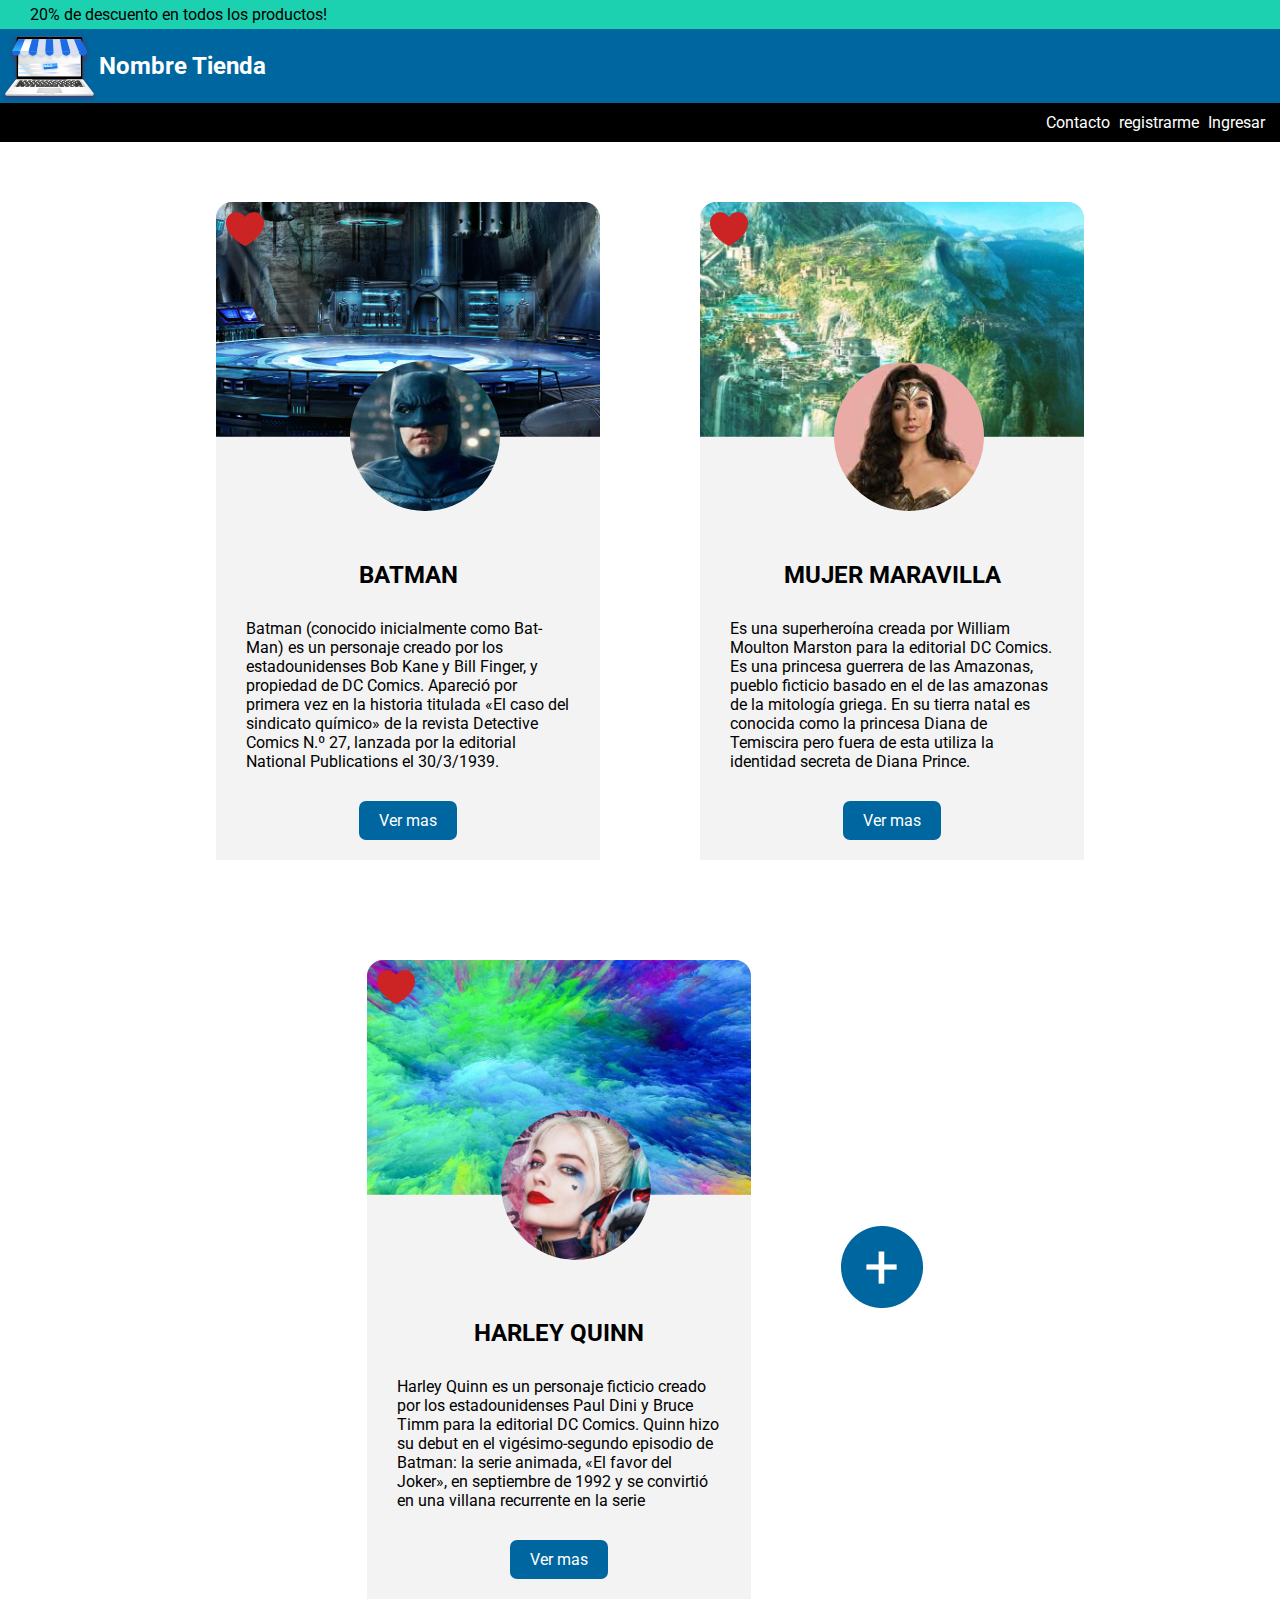
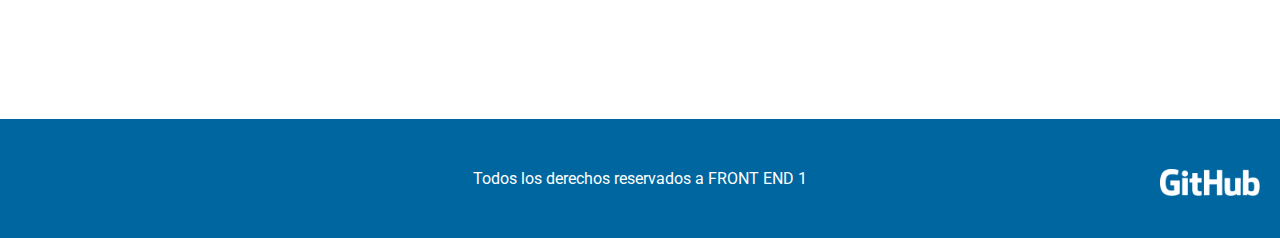
<file: Actividad10-12-06-2023HeroesFormulario/index.html>
<!DOCTYPE html>
<html lang="en">
<head>
    <meta charset="UTF-8">
    <meta http-equiv="X-UA-Compatible" content="IE=edge">
    <meta name="viewport" content="width=device-width, initial-scale=1.0">
    <title>heroes</title>
    <link rel="stylesheet" href="./styles/styles.css">
    <link href="https://fonts.googleapis.com/css2?family=Roboto:ital,wght@0,300;0,400;0,500;0,700;0,900;1,100&display=swap" rel="stylesheet">
</head>
<body>
    <header>
        <p>20% de descuento en todos los productos!</p>
        <div class="logoTienda">
            <img  src="./img/logoTienda.svg" alt="logoTienda">
            <h2>Nombre Tienda</h2>
        </div>
        <div class="navegador">
            <nav>
                <ul>
                    <li><a href="#">Contacto</a></li>
                    <li><a href="#">registrarme</a></li>
                    <li><a href="#">Ingresar</a></li>
                </ul>
            </nav>
        </div>
    </header>
    <main>
        <section>
            <article class="card">
                <img class="bgHero" src="./img/batmanBg.png" alt="fondo">
                <img class="personaje" src="./img/batman.png" alt="harley">
                <img class="like" src="./img/like.png" alt="like">                
                <h2>Batman</h2>
                <p>Batman (conocido inicialmente como Bat-Man) es un personaje creado por los estadounidenses Bob Kane y Bill Finger, y propiedad de DC Comics. Apareció por primera vez en la historia titulada «El caso del sindicato químico» de la revista Detective Comics N.º 27, lanzada por la editorial National Publications el 30/3/1939.
                </p>
                <button>Ver mas</button>
            </article>
            <article class="card">
                <img class="bgHero" src="./img/mujerMaravillaBg.png" alt="fondo">
                <img class="personaje" src="./img/mujerMaravilla.png" alt="harley">
                <img class="like" src="./img/like.png" alt="like">                
                <h2>MUJER MARAVILLA</h2>
                <p>Es una superheroína creada por William Moulton Marston para la editorial DC Comics. Es una princesa guerrera de las Amazonas, pueblo ficticio basado en el de las amazonas de la mitología griega. En su tierra natal es conocida como la princesa Diana de Temiscira pero fuera de esta utiliza la identidad secreta de Diana Prince. 
                </p>
                <button>Ver mas</button>
            </article>
            <article class="card">
                <img class="bgHero" src="./img/harleyBg.png" alt="fondo">
                <img class="personaje" src="./img/harley.png" alt="harley">
                <img class="like" src="./img/like.png" alt="like">                
                <h2>Harley Quinn</h2>
                <p>Harley Quinn es un personaje ficticio creado por los estadounidenses Paul Dini y Bruce Timm para la editorial DC Comics. Quinn hizo su debut en el vigésimo-segundo episodio de Batman: la serie animada, «El favor del Joker», en septiembre de 1992 y se convirtió en una villana recurrente en la serie
                </p>
                <button>Ver mas</button>
            </article>
            <a  href="./view/formulario.html"><img src="./img/button.png" alt="button" /></a>
        </section>
    </main>
    <footer>
        <div>
            <p>Todos los derechos reservados a FRONT END 1</p>
            <img src="./img/githubImage.png" alt="github" >
        </div>
    </footer>
</body>
</html>
</file>
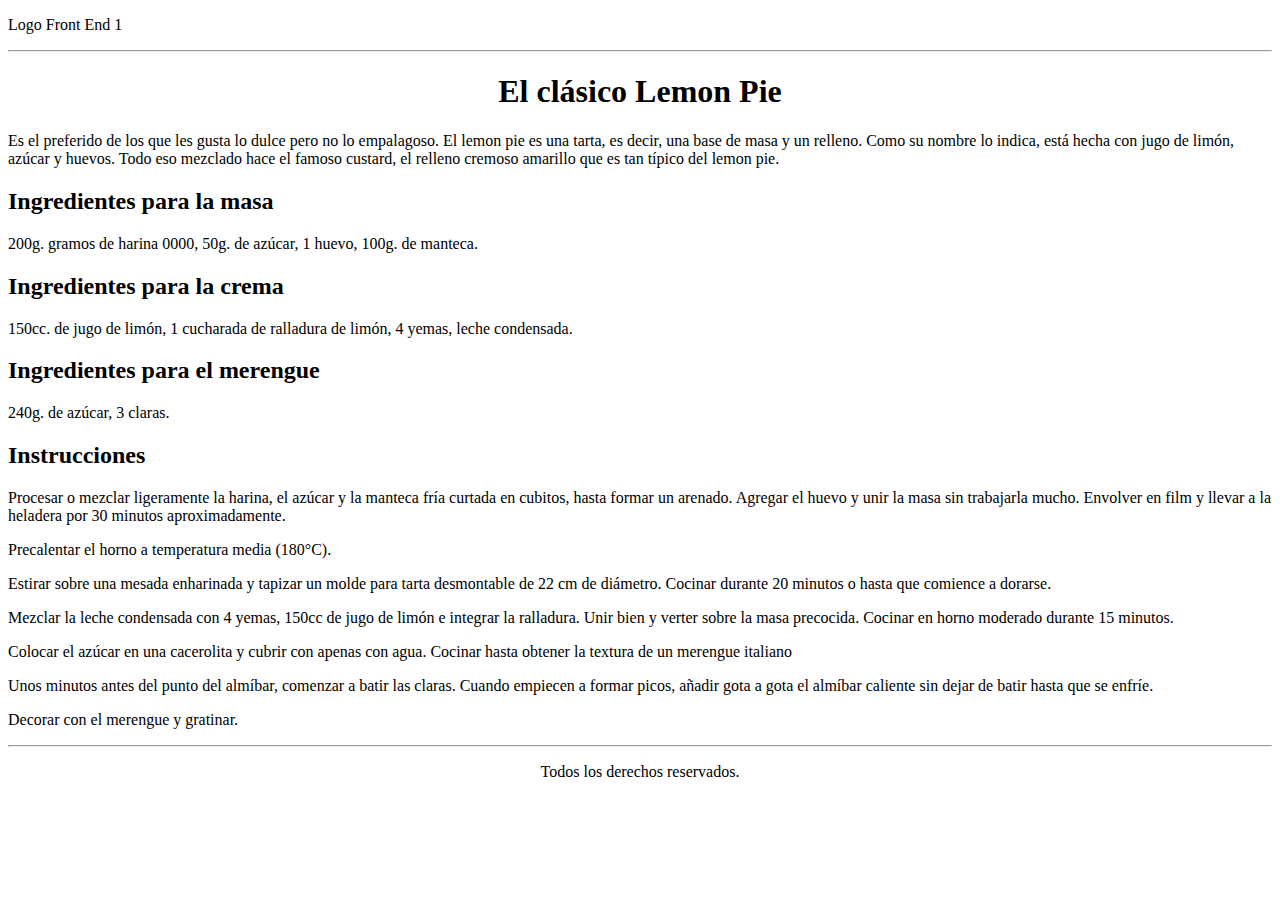
<file: Actividad2-15-05-2023/index.html>
<!DOCTYPE html>
<html lang="es">
    <head>
        <meta charset="UTF-8">
        <title>front End 1</title>
    </head>
    <body>
        <header>
            <p>Logo Front End 1</p>
            <hr>
        </header>
        <main>
            <h1 style="text-align: center;">El clásico Lemon Pie</h1>
            <p>Es el preferido de los que les gusta lo dulce pero no lo empalagoso. El lemon pie es una tarta, es decir, una base de masa y un relleno. Como su nombre lo indica, está hecha con jugo de limón, azúcar y huevos. Todo eso mezclado hace el famoso custard, el relleno cremoso amarillo que es tan típico del lemon pie.</p>
            <h2>Ingredientes para la masa</h2>
            <p>200g. gramos de harina 0000, 50g. de azúcar, 1 huevo, 100g. de manteca.</p>
            <h2>Ingredientes para la crema</h2>
            <p>150cc. de jugo de limón, 1 cucharada de ralladura de limón, 4 yemas, leche condensada.</p>
            <h2>Ingredientes para el merengue</h2>
            <p>240g. de azúcar, 3 claras.</p>
            <h2>Instrucciones</h2>
            <p>Procesar o mezclar ligeramente la harina, el azúcar y la manteca fría curtada en cubitos, hasta formar un arenado. Agregar el huevo y unir la masa sin trabajarla mucho. Envolver en film y llevar a la heladera por 30 minutos aproximadamente.</p>
            <p>Precalentar el horno a temperatura media (180°C).</p>
            <p>Estirar sobre una mesada enharinada y tapizar un molde para tarta desmontable de 22 cm de diámetro. Cocinar durante 20 minutos o hasta que comience a dorarse.</p>
            <p>Mezclar la leche condensada con 4 yemas, 150cc de jugo de limón e integrar la ralladura. Unir bien y verter sobre la masa precocida. Cocinar en horno moderado durante 15 minutos.</p>
            <p>Colocar el azúcar en una cacerolita y cubrir con apenas con agua. Cocinar hasta obtener la textura de un merengue italiano</p>
            <p>Unos minutos antes del punto del almíbar, comenzar a batir las claras. Cuando empiecen a formar picos, añadir gota a gota el almíbar caliente sin dejar de batir hasta que se enfríe.</p>
            <p>Decorar con el merengue y gratinar.</p>
        </main>
        <footer>
            <hr>
            <p style="text-align: center;">Todos los derechos reservados.</p>
        </footer>
    </body>

</html>
</file>
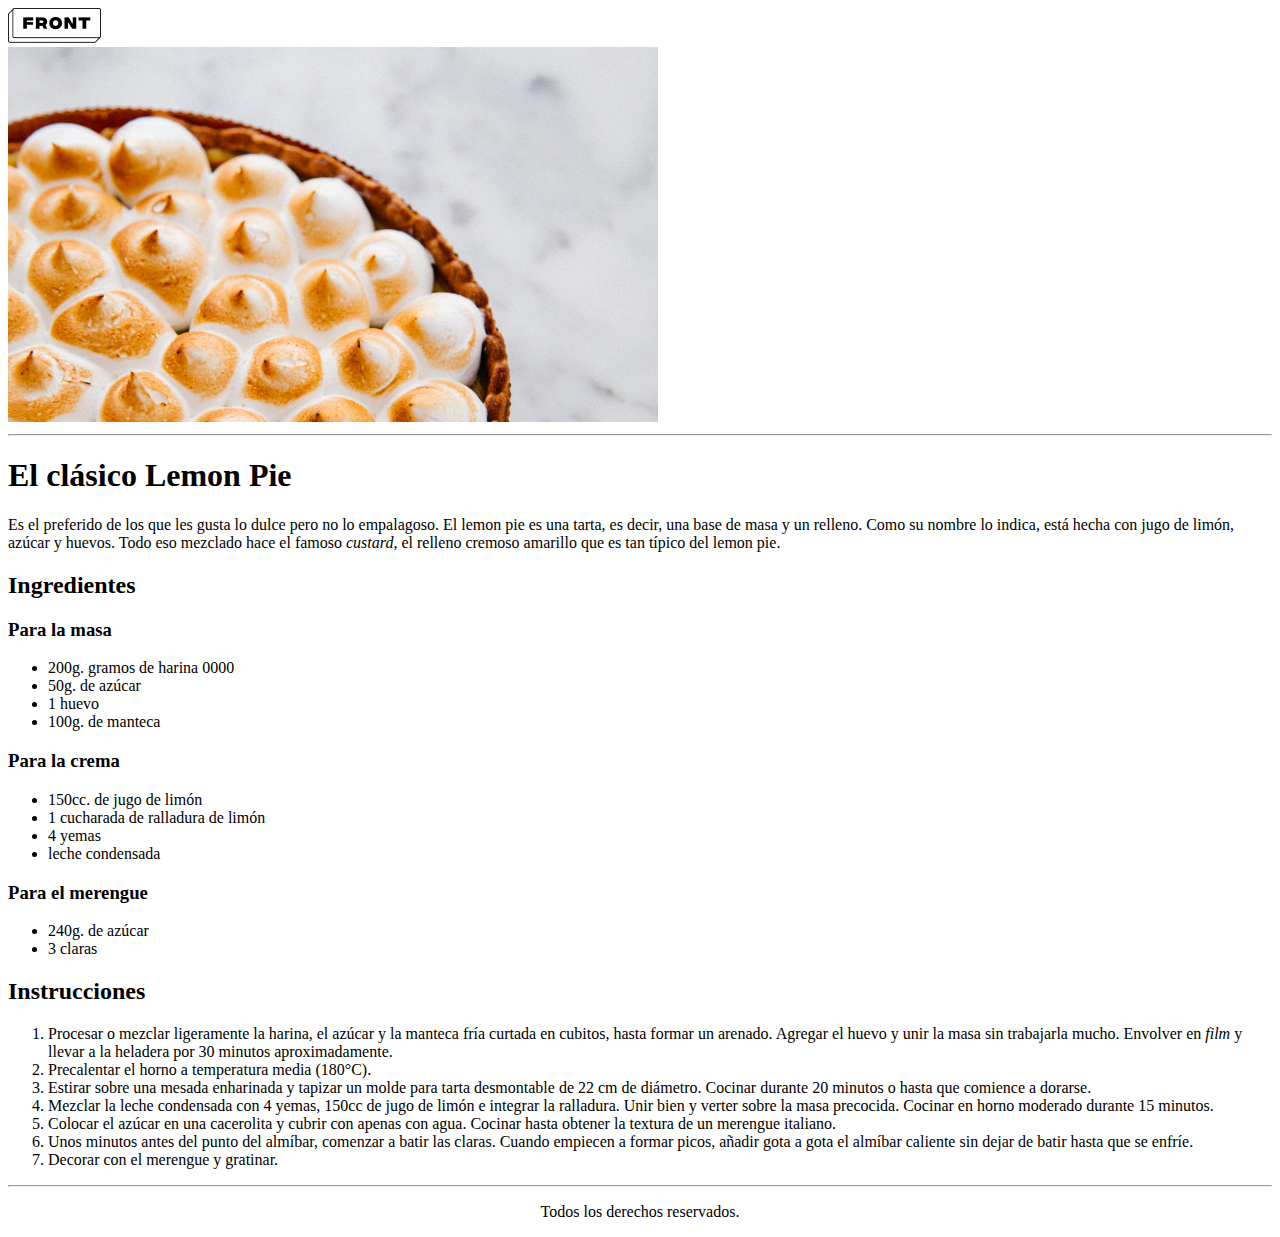
<file: Actividad2-17-05-2023/index.html>
<!DOCTYPE html>
<html lang="es">
    <head>
        <meta charset="UTF-8">
        <title>front End 1</title>
    </head>
    <body>
        <header>
            <img src="imagenes/font.png" alt="font">
            <br> 
            <img src="imagenes/torta.jpg" alt="torta"> 
            <hr>
        </header>
        <main>
            <h1>El clásico Lemon Pie</h1>
            <p>Es el preferido de los que les gusta lo dulce pero no lo empalagoso. El lemon pie es una tarta, es decir, una base de masa y un relleno. Como su nombre lo indica, está hecha con jugo de limón, azúcar y huevos. Todo eso mezclado hace el famoso <em>custard</em>, el relleno cremoso amarillo que es tan típico del lemon pie.</p>

            <h2>Ingredientes</h2>

            <h3>Para la masa</h3>
                <ul>
                    <li>200g. gramos de harina 0000</li>
                    <li>50g. de azúcar</li>
                    <li>1 huevo</li>
                    <li>100g. de manteca</li>
                </ul>
            <h3>Para la crema</h3>
                <ul>
                    <li>150cc. de jugo de limón</li>
                    <li>1 cucharada de ralladura de limón</li>
                    <li>4 yemas</li>
                    <li>leche condensada</li>
                </ul>
            <h3>Para el merengue</h3>
                <ul>
                    <li>240g. de azúcar</li>
                    <li>3 claras</li>
                </ul>

            <h2>Instrucciones</h2>
                <ol>
                    <li>Procesar o mezclar ligeramente la harina, el azúcar y la manteca fría curtada en cubitos, hasta formar un arenado. Agregar el huevo y unir la masa sin trabajarla mucho. Envolver en <em>film </em>y llevar a la heladera por 30 minutos aproximadamente.</li>
                    <li>Precalentar el horno a temperatura media (180°C).</li>
                    <li>Estirar sobre una mesada enharinada y tapizar un molde para tarta desmontable de 22 cm de diámetro. Cocinar durante 20 minutos o hasta que comience a dorarse.</li>
                    <li>Mezclar la leche condensada con 4 yemas, 150cc de jugo de limón e integrar la ralladura. Unir bien y verter sobre la masa precocida. Cocinar en horno moderado durante 15 minutos.</li>
                    <li>Colocar el azúcar en una cacerolita y cubrir con apenas con agua. Cocinar hasta obtener la textura de un merengue italiano.</li>
                    <li>Unos minutos antes del punto del almíbar, comenzar a batir las claras. Cuando empiecen a formar picos, añadir gota a gota el almíbar caliente sin dejar de batir hasta que se enfríe.</li>
                    <li>Decorar con el merengue y gratinar.</li>
                </ol>
        </main>
        <footer>
            <hr>
            <p style="text-align: center;">Todos los derechos reservados.</p>
        </footer>
    </body>

</html>
</file>
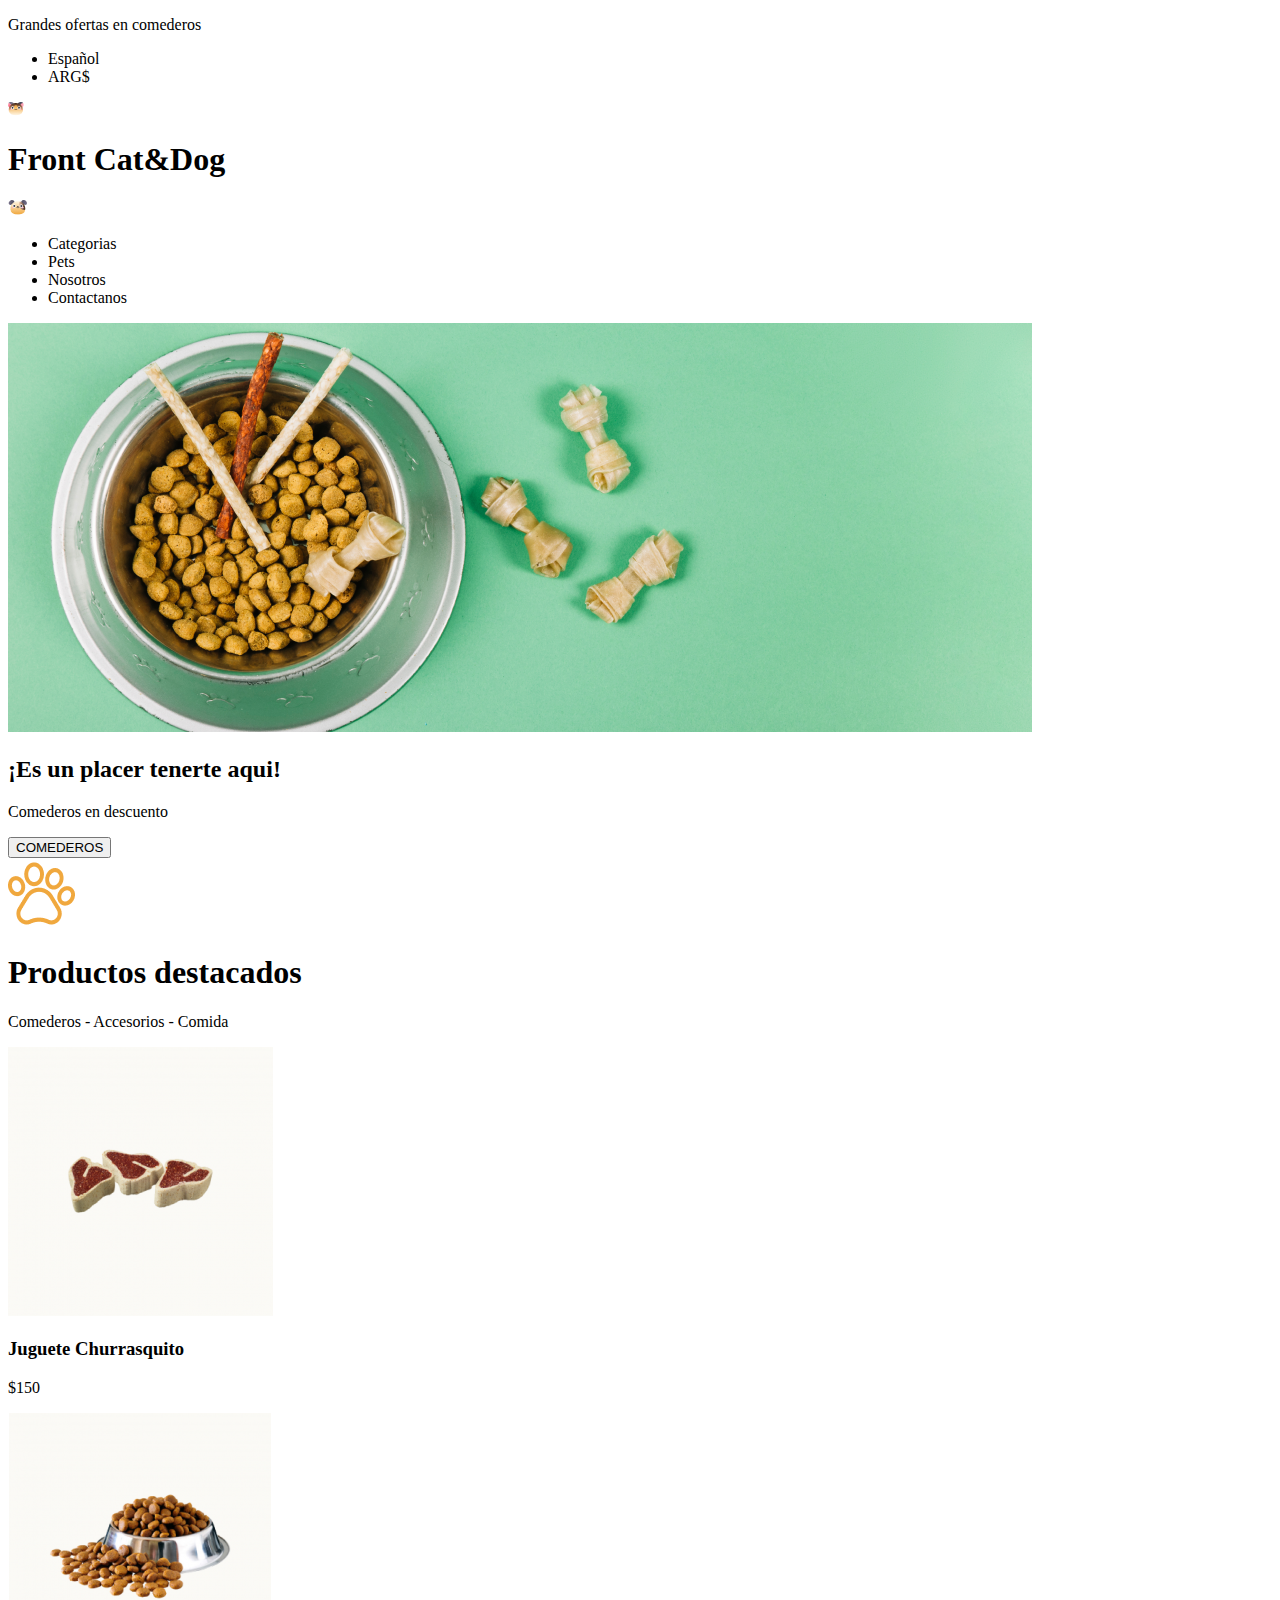
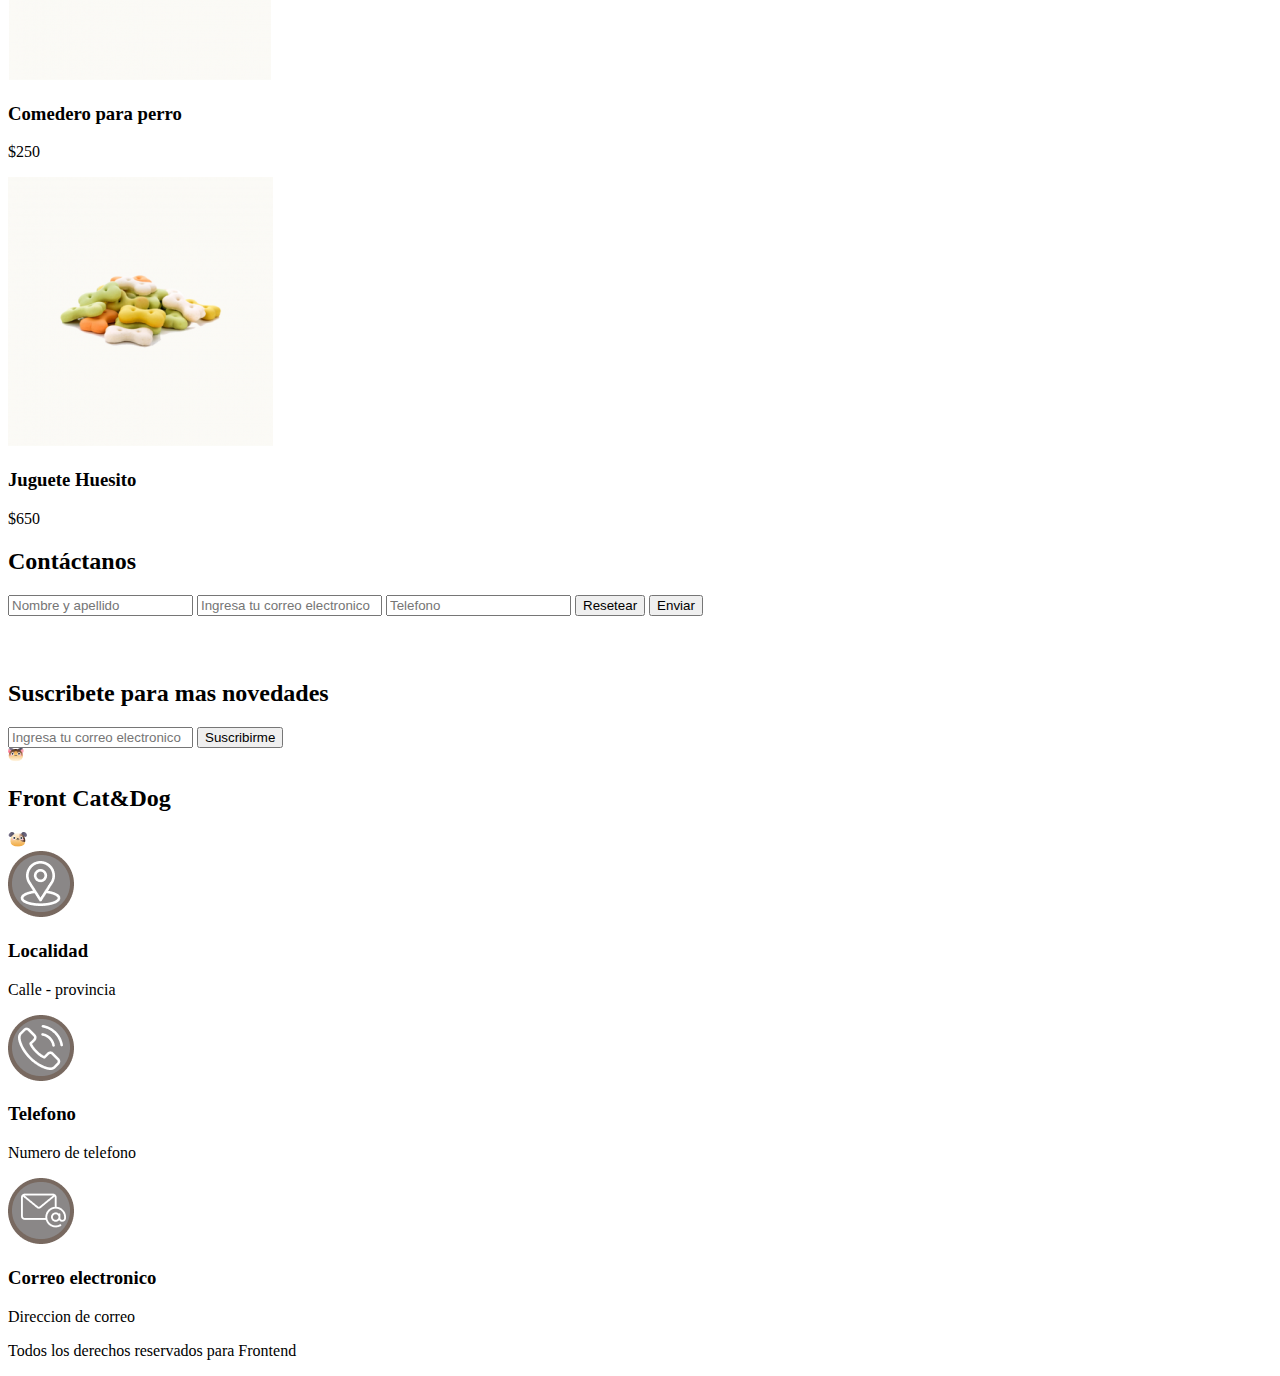
<file: Actividad3-19-05-2023/index.html>
<!DOCTYPE html>
<html lang="es">
    <head>
        <meta charset="UTF-8" >
        <title>Front Cat&Dog</title>
    </head>
    <body>
        <header>
            <nav>
                <p>Grandes ofertas en comederos</p>
                <ul>
                    <li>Español</li>
                    <li>ARG$</li>
                </ul>
            </nav>
            <nav>
                <img src="imagenes/gato.png" alt="gato">
                <h1>Front Cat&Dog</h1>
                <img src="imagenes/perro.png" alt="perro">
                <ul>
                    <li>Categorias</li>
                    <li>Pets</li>
                    <li>Nosotros</li>
                    <li>Contactanos</li>
                </ul>
            </nav>
        </header>
        <main>
            <section>
                <img src="imagenes/comidagrande.png" alt="comidagrande">
                <h2>¡Es un placer tenerte aqui!</h2>
                <p>Comederos en descuento</p>
                <button>COMEDEROS</button>
            </section>

            <section>
                <img src="imagenes/huella.png" alt="huella1">
                <h1>Productos destacados</h1>
                <p>Comederos - Accesorios - Comida</p>
                <article>
                    <img src="imagenes/carne.png" alt="carne">
                    <h3>Juguete Churrasquito</h3>
                    <p>$150</p>
                </article>
                <article>
                    <img src="imagenes/comidaperro.png" alt="comidaperro">
                    <h3>Comedero para perro</h3>
                    <p>$250</p>
                </article>
                <article>
                    <img src="imagenes/huesos.png" alt="huesos">
                    <h3>Juguete Huesito</h3>
                    <p>$650</p>
                </article>
            </section>
            <section>
                <h2>Contáctanos</h2>
                <input type = "text" placeholder="Nombre y apellido">
                <input type = "text" placeholder="Ingresa tu correo electronico">
                <input type = "text" placeholder="Telefono">
                <button>Resetear</button>
                <button>Enviar</button>
            </section>
            <section>
                <img src="imagenes/correo.png" alt="correorapido">
                <h2>Suscribete para mas novedades</h2>
                <input type = "text" placeholder="Ingresa tu correo electronico">
                <button>Suscribirme</button>
            </section>
        </main>
        <footer>
                <img src="imagenes/gato.png" alt="gato">
                <h2>Front Cat&Dog</h2>
                <img src="imagenes/perro.png" alt="perro">
            <section>
                <img src="imagenes/ubicacion.png" alt="ubicacion">
                <h3>Localidad</h3>
                <p>Calle - provincia</p>
            </section>
            <section>
                <img src="imagenes/telefono.png" alt="telefono">
                <h3>Telefono</h3>
                <p>Numero de telefono</p>
            </section>
            <section>
                <img src="imagenes/correo2.png" alt="correo2">
                <h3>Correo electronico</h3>
                <p>Direccion de correo</p>
            </section>
            <p>Todos los derechos reservados para Frontend</p>
        </footer>
        
    </body>

</html>
</file>
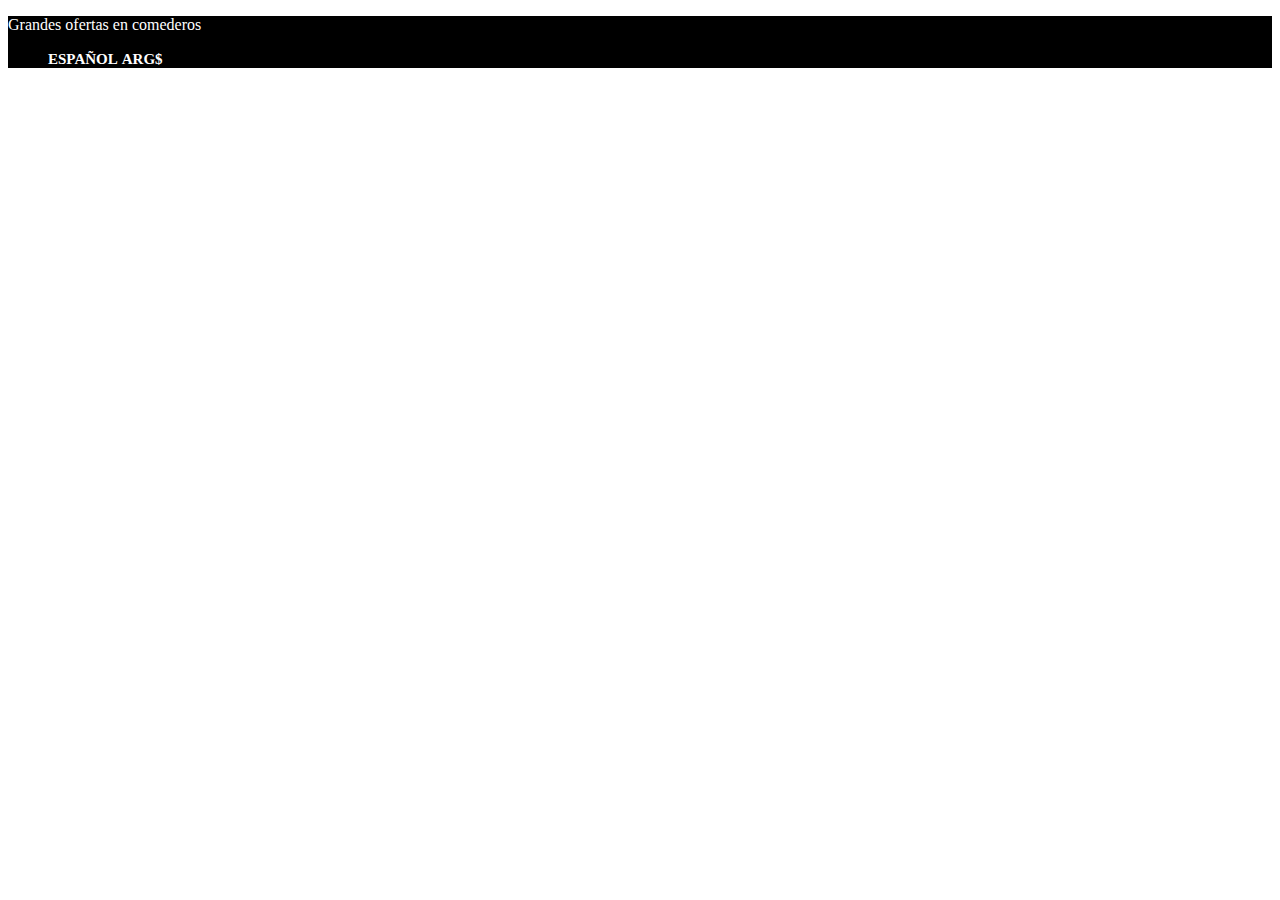
<file: Actividad3-26-05-2023-PetDog/index.html>
<!DOCTYPE html>
<html lang="es">
    <head>
        <meta charset="UTF-8" >
        <title>Front Cat&Dog</title>
        <link rel="stylesheet" href="css/styles.css">
    </head>
    <body>
        <header>
            <section class="headerinicial">
                <nav>
                    <p>Grandes ofertas en comederos</p>
                    <ul>
                        <li><a href="#">Español</a></li>
                        <li><a href="#">ARG$</a></li>
                    </ul>
                </nav>
            </section>
            
        </header>
        <main>
            
        </main>
        <footer>
               
        </footer>
        
    </body>

</html>
</file>
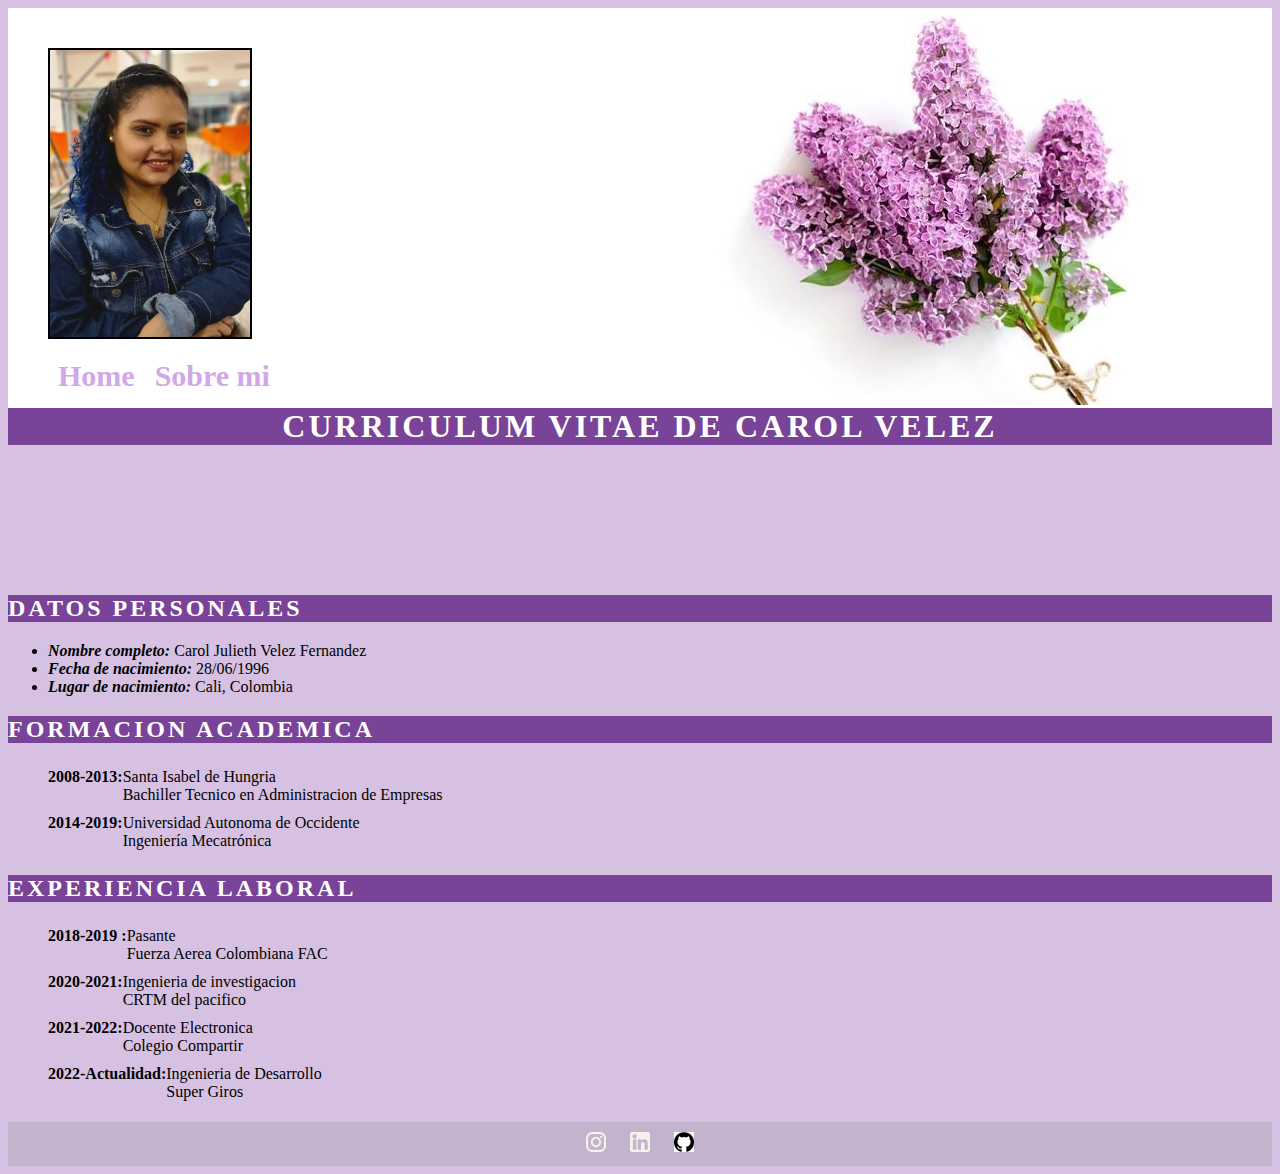
<file: Actividad4-24-05-2023-CurriculumCarol/index.html>
<!DOCTYPE html>
<html lang="es">
<head>
    <meta charset="UTF-8">
    <title>Practica</title>
    <link rel="stylesheet" href="estilos/styles.css">
</head>
<body>
    <header>
        <img id="imagenPerfil" src="imagenes/carol.jpeg" alt="miFoto">
        <ul>
            <li><a href="index.html">Home</a></li>
            <li><a href="sobremi.html">Sobre mi</a></li>
        </ul>
    </header>
    <main>
        <h1>Curriculum Vitae de Carol Velez</h1>
        <section id="vacio">
        </section>
        <h2>Datos personales</h2>
        <ul class="datos">
            <li><span><em>Nombre completo: </em></span>Carol Julieth Velez Fernandez</li>
            <li><span><em>Fecha de nacimiento: </em></span>28/06/1996</li>
            <li><span><em>Lugar de nacimiento: </em></span>Cali, Colombia</li>
        </ul>
        <h2>Formacion academica</h2>
        <ul class="sinViñeta">
            <li>
                <p><span>2008-2013: </span></p>                       
                <p>
                    Santa Isabel de Hungria <br />
                    Bachiller Tecnico en  Administracion de Empresas
                </p>
            </li>
            <li>
                <p><span>2014-2019: </span></p>                       
                <p>
                    Universidad Autonoma de Occidente <br />
                    Ingeniería Mecatrónica
                </p>
            </li>
        </ul>
        <h2>Experiencia laboral</h2>
        <ul class="sinViñeta">
            <li>
                <p><span>2018-2019 : </span></p>                       
                <p>
                    Pasante <br />
                    Fuerza Aerea Colombiana FAC
                </p>
            </li>
            <li>
                <p><span>2020-2021: </span></p>                       
                <p>
                    Ingenieria de investigacion <br />
                    CRTM del pacifico
                </p>
            </li>
            <li>
                <p><span>2021-2022: </span></p>                       
                <p>
                    Docente Electronica <br />
                    Colegio Compartir
                </p>
            </li>
            <li>
                <p><span>2022-Actualidad: </span></p>                       
                <p>
                    Ingenieria de Desarrollo <br />
                    Super Giros
                </p>
            </li>
        </ul>
    </main>
    <footer>
        <span>
            <img src="imagenes/ico_instagram.png" alt="ico_instagram">
            <img src="imagenes/ico_linkedin.png" alt="ico_linkedin">
            <a href="https://github.com/CarolJVelez?tab=repositories"><img src="imagenes/github.png" alt="github"></a>
        </span>
    </footer>
</body>
</html>
</file>
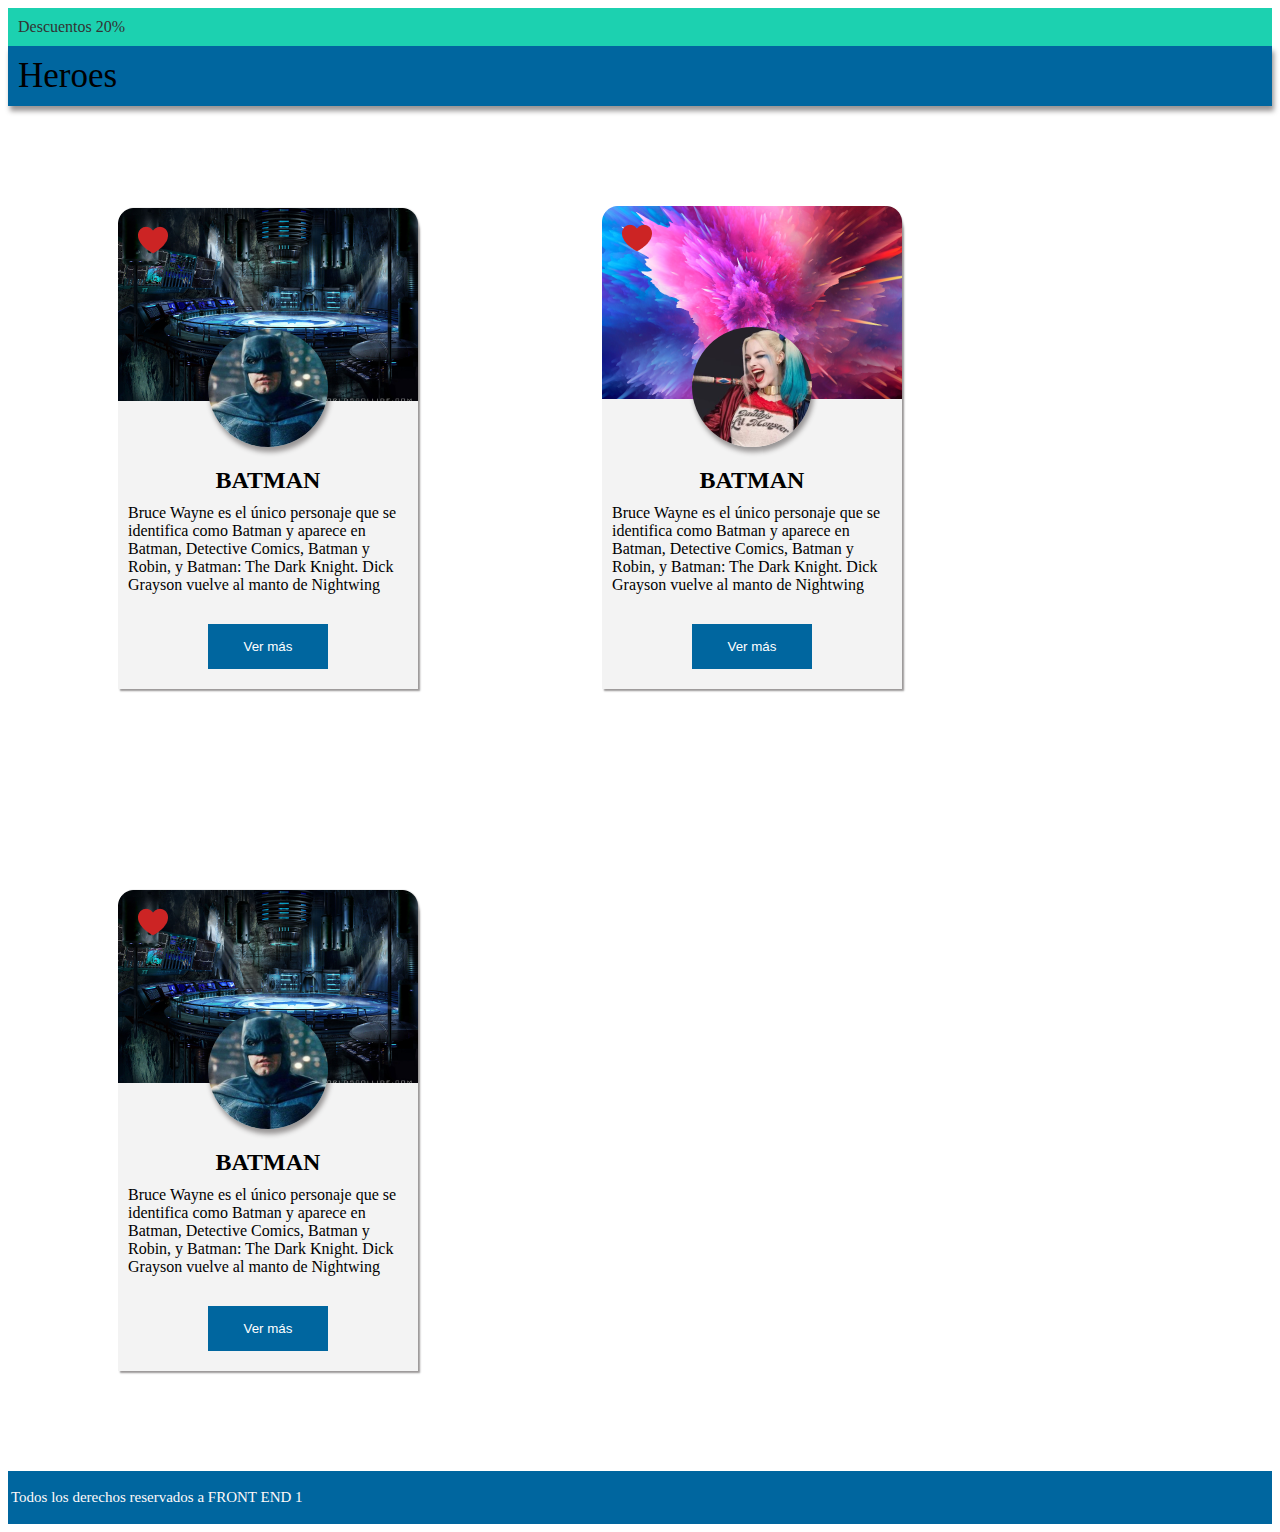
<file: Actividad5-29-05-2023-Heroes/index.html>
<!DOCTYPE html>
<html lang="es">
<head>
    <meta charset="UTF-8">
    <title>Heroes</title>
    <link rel="stylesheet" href="css/styles.css">
</head>
<body>
    <header>
        <p>Descuentos 20%</p>
        <p id="heroes">Heroes</p>
    </header>
    <main>
        <section class="heroe">
            <img src="img/batmanfondo.png" alt="fondoBatman">
            <img id="corazon" src="img/corazon.png" alt="corazon">
            <img id="perfil" src="img/batman.png" alt="batmanPerfil">
            
            <article>
                <h2>Batman</h2>
                <p class="descripcionHeroe">Bruce Wayne es el único personaje que se identifica como Batman y aparece en Batman, Detective Comics, Batman y Robin, y Batman: The Dark Knight. Dick Grayson vuelve al manto de Nightwing</p>
                <button>Ver más</button>
                
            </article>
        </section>
        <section class="heroe">
            <img src="img/harleyfondo.png" alt="fondoharley">
            <img id="corazon" src="img/corazon.png" alt="corazon">

            <img id="perfil"  src="img/harley.png" alt="harleyPerfil">
            <article>
                <h2>BATMAN</h2>
                <p class="descripcionHeroe">Bruce Wayne es el único personaje que se identifica como Batman y aparece en Batman, Detective Comics, Batman y Robin, y Batman: The Dark Knight. Dick Grayson vuelve al manto de Nightwing
                </p>
                <button>Ver más</button>
            </article>
        </section>
        <section class="heroe">
            <img src="img/batmanfondo.png" alt="fondoBatman">
            <img id="corazon" src="img/corazon.png" alt="corazon">
            <img id="perfil" src="img/batman.png" alt="batmanPerfil">
            <article>
                <h2>BATMAN</h2>
                <p class="descripcionHeroe">Bruce Wayne es el único personaje que se identifica como Batman y aparece en Batman, Detective Comics, Batman y Robin, y Batman: The Dark Knight. Dick Grayson vuelve al manto de Nightwing
                </p>
                <button>Ver más</button>
            </article>
        </section>
    </main>
    <footer>
        <p>Todos los derechos reservados a FRONT END 1</p>
    </footer>
</body>
</html>
</file>
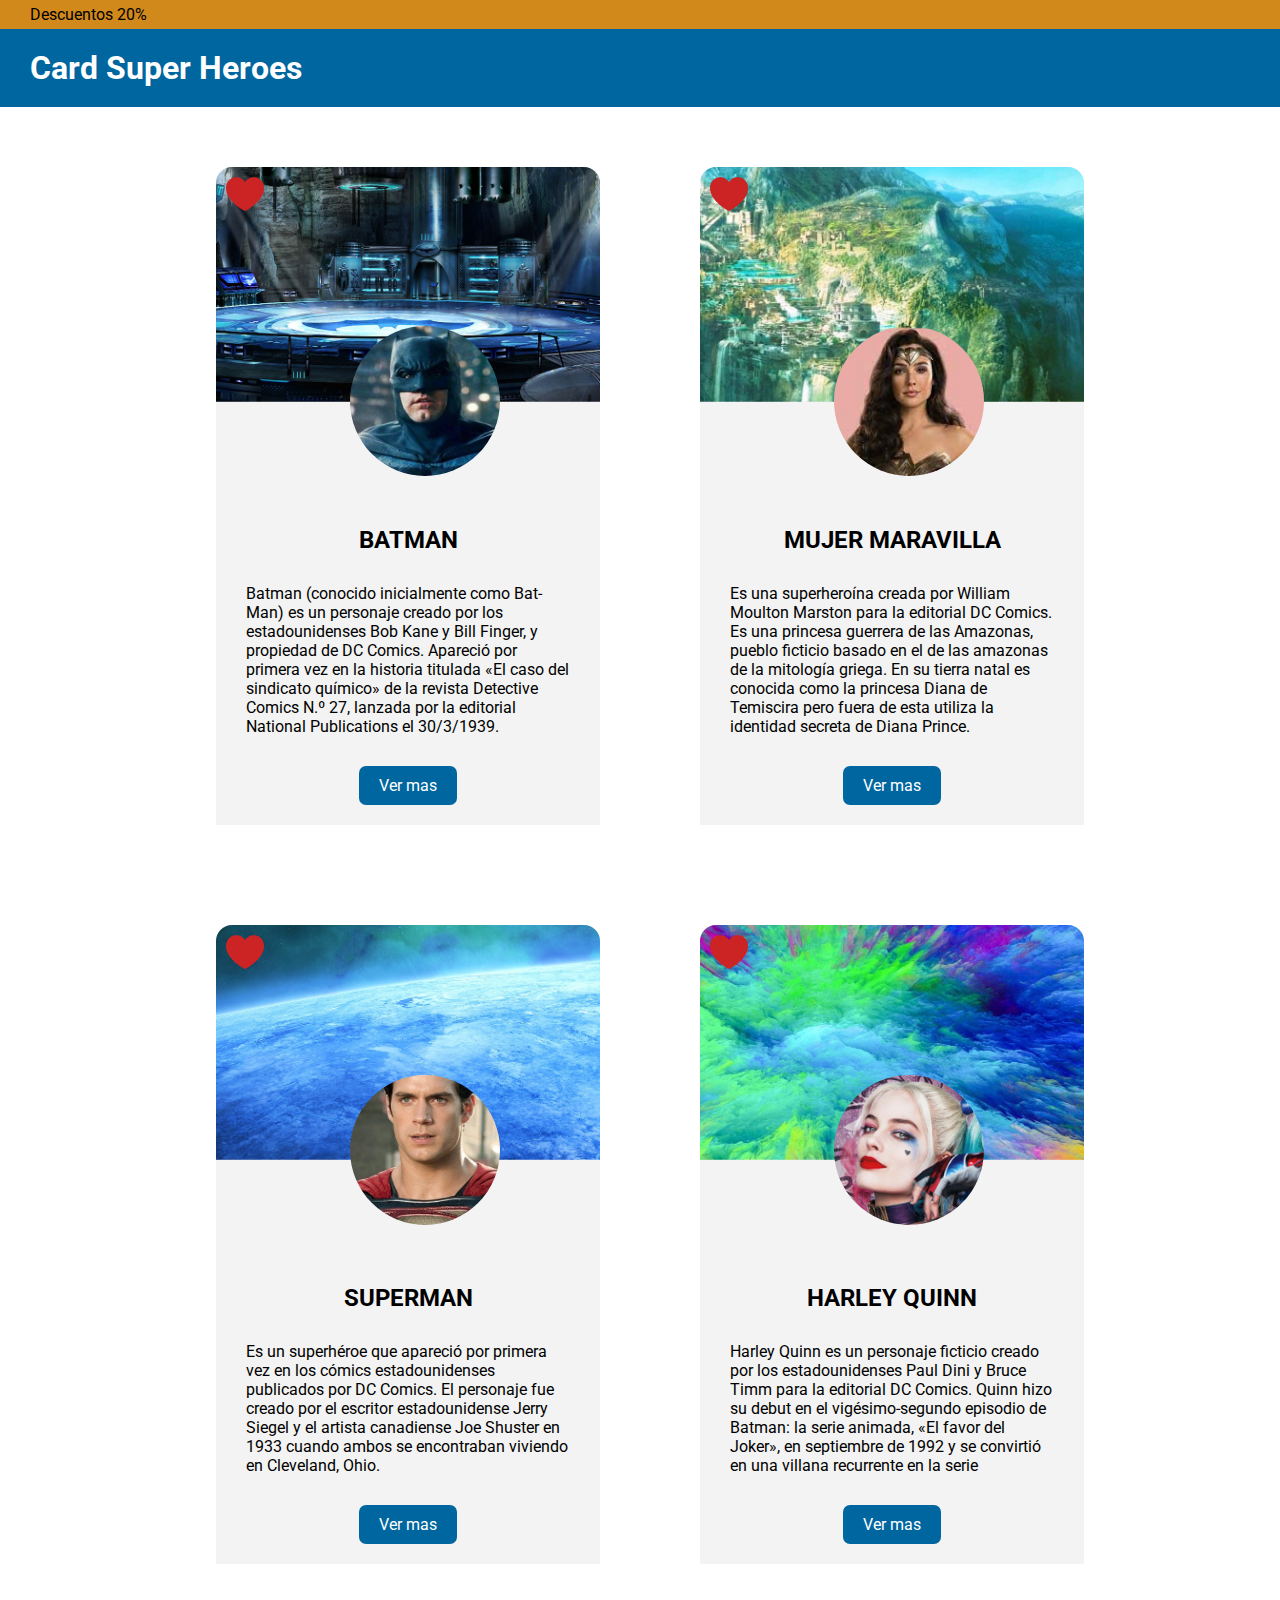
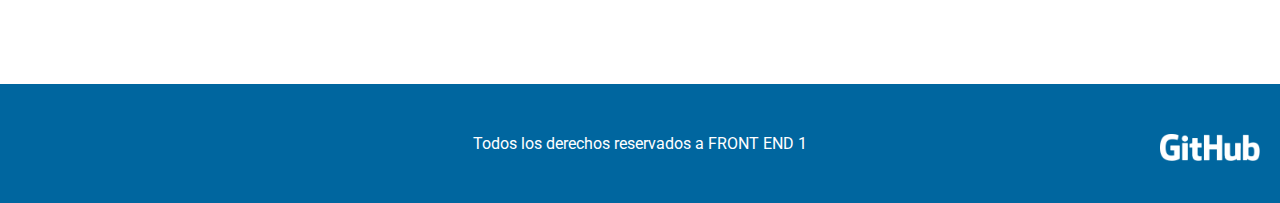
<file: Actividad8-06-06-2023Heroes2/index.html>
<!DOCTYPE html>
<html lang="en">
<head>
    <meta charset="UTF-8">
    <meta http-equiv="X-UA-Compatible" content="IE=edge">
    <meta name="viewport" content="width=device-width, initial-scale=1.0">
    <title>Document</title>
    <link rel="stylesheet" href="./styles/styles.css">
    <link href="https://fonts.googleapis.com/css2?family=Roboto:ital,wght@0,300;0,400;0,500;0,700;0,900;1,100&display=swap" rel="stylesheet">
</head>
<body>
    <header>
        <p>Descuentos 20%</p>
        <h1>Card Super Heroes</h1>
    </header>
    <main>
        <section>
            <article class="card">
                <img class="bgHero" src="./img/batmanBg.png" alt="fondo">
                <img class="personaje" src="./img/batman.png" alt="harley">
                <img class="like" src="./img/like.png" alt="like">                
                <h2>Batman</h2>
                <p>Batman (conocido inicialmente como Bat-Man) es un personaje creado por los estadounidenses Bob Kane y Bill Finger, y propiedad de DC Comics. Apareció por primera vez en la historia titulada «El caso del sindicato químico» de la revista Detective Comics N.º 27, lanzada por la editorial National Publications el 30/3/1939.
                </p>
                <button>Ver mas</button>
            </article>
            <article class="card">
                <img class="bgHero" src="./img/mujerMaravillaBg.png" alt="fondo">
                <img class="personaje" src="./img/mujerMaravilla.png" alt="harley">
                <img class="like" src="./img/like.png" alt="like">                
                <h2>MUJER MARAVILLA</h2>
                <p>Es una superheroína creada por William Moulton Marston para la editorial DC Comics. Es una princesa guerrera de las Amazonas, pueblo ficticio basado en el de las amazonas de la mitología griega. En su tierra natal es conocida como la princesa Diana de Temiscira pero fuera de esta utiliza la identidad secreta de Diana Prince. 
                </p>
                <button>Ver mas</button>
            </article>
            <article class="card">
                <img class="bgHero" src="./img/supermanBg.png" alt="fondo">
                <img class="personaje" src="./img/superman.png" alt="harley">
                <img class="like" src="./img/like.png" alt="like">                
                <h2>SUPERMAN</h2>
                <p>Es un superhéroe que apareció por primera vez en los cómics estadounidenses publicados por DC Comics. ​
                    El personaje fue creado por el escritor estadounidense Jerry Siegel y el artista canadiense Joe Shuster en 1933 cuando ambos se encontraban viviendo en Cleveland, Ohio.
                </p>
                <button>Ver mas</button>
            </article>
            <article class="card">
                <img class="bgHero" src="./img/harleyBg.png" alt="fondo">
                <img class="personaje" src="./img/harley.png" alt="harley">
                <img class="like" src="./img/like.png" alt="like">                
                <h2>Harley Quinn</h2>
                <p>Harley Quinn es un personaje ficticio creado por los estadounidenses Paul Dini y Bruce Timm para la editorial DC Comics. Quinn hizo su debut en el vigésimo-segundo episodio de Batman: la serie animada, «El favor del Joker», en septiembre de 1992 y se convirtió en una villana recurrente en la serie
                </p>
                <button>Ver mas</button>
            </article>
        </section>
    </main>
    <footer>
        <div>
            <p>Todos los derechos reservados a FRONT END 1</p>
            <img src="./img/githubImage.png" alt="github" >
        </div>
    </footer>
</body>
</html>
</file>
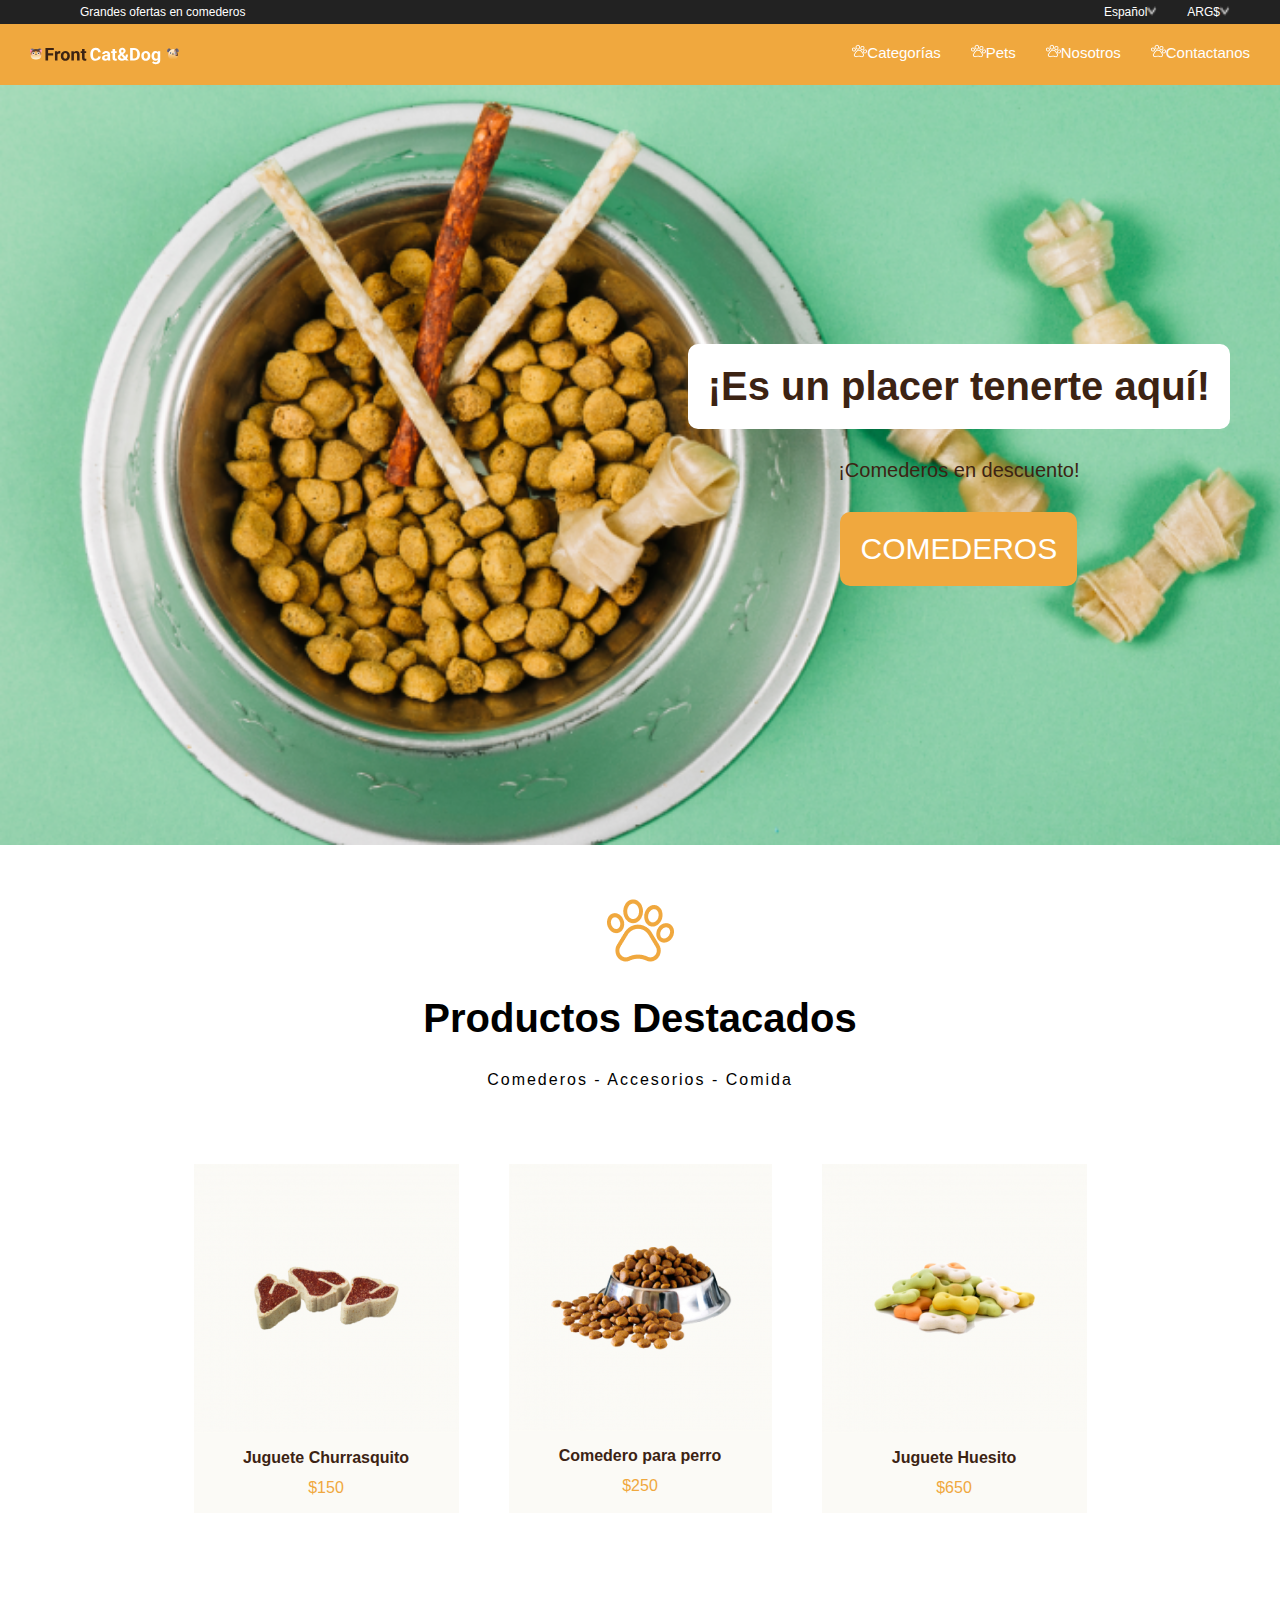
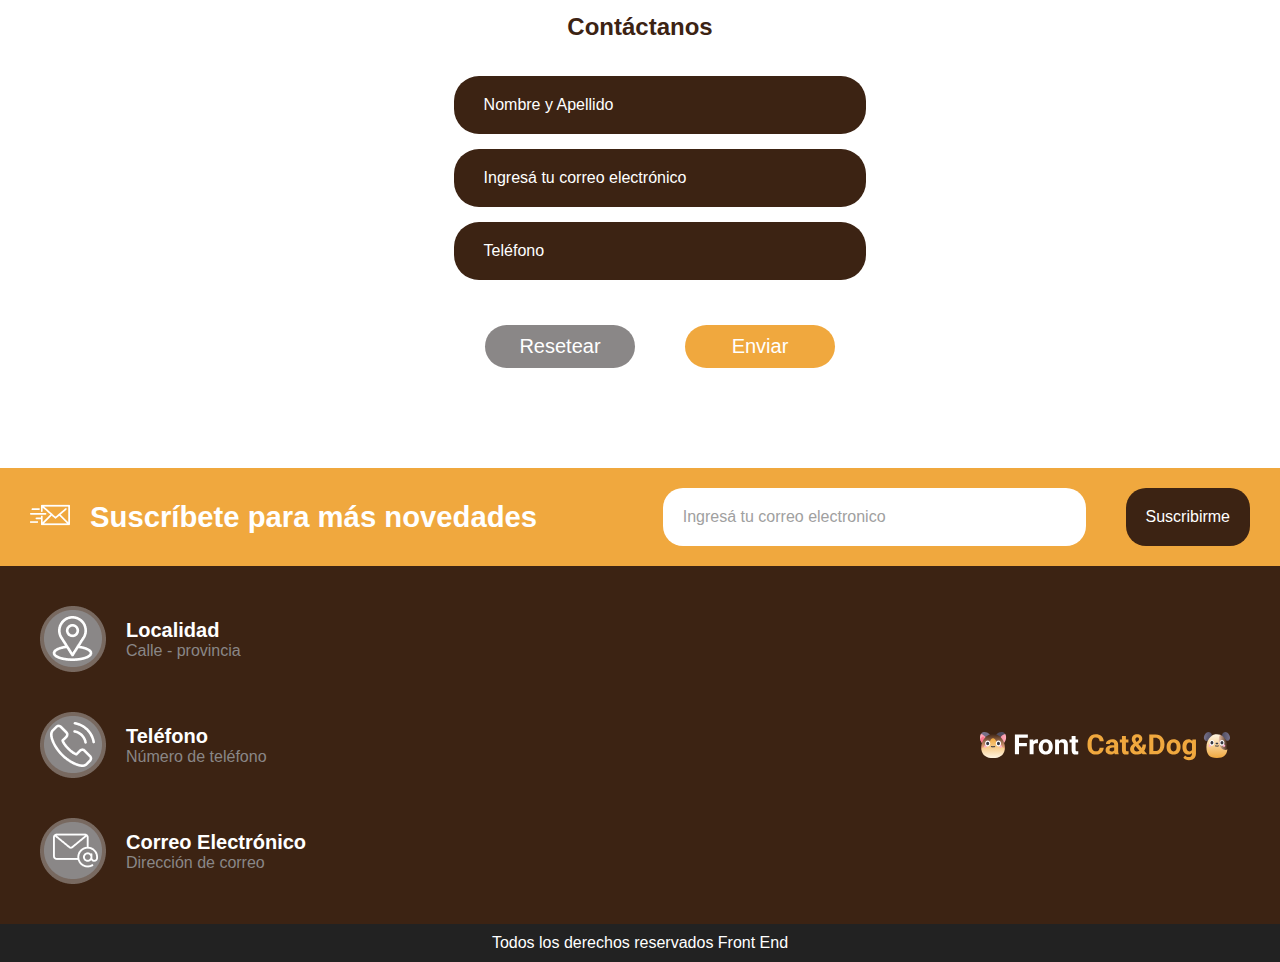
<file: Actividad9-09-06-2023Pet2query/index.html>
<!DOCTYPE html>
<html lang="en">
<head>
    <meta charset="UTF-8">
    <meta http-equiv="X-UA-Compatible" content="IE=edge">
    <meta name="viewport" content="width=device-width, initial-scale=1.0">
    <title>Document</title>
    <link rel="stylesheet" href="./styles/styles.css">
</head>
<body>
    <header>
        <section class="topSection">
            <p>Grandes ofertas en comederos</p>
            <ul class="menu">
                <li>Español<img src="./img/dowArrow.png" alt="down arrow"></li>
                <li>ARG$<img src="./img/dowArrow.png" alt="down arrow"></li>
            </ul>
        </section>
        <section class="logoSection">
            <img class="logoPet" src="./img/Logo.svg" alt="logo">
            <ul class="principalMenu ">
                <li><img src="./img/paw.png" alt="paw">Categorías</li>
                <li><img src="./img/paw.png" alt="paw">Pets</li>
                <li><img src="./img/paw.png" alt="paw">Nosotros</li>
                <li><img src="./img/paw.png" alt="paw">Contactanos</li>
            </ul>
            <img class="menuBar" src="./img/bar.svg" alt="menuBar">
        </section>
    </header>
    <main>
        <div id="banner">
            <div>
                <h2>¡Es un placer tenerte aquí!</h2>
                <p>¡Comederos en descuento!</p>
                <span>COMEDEROS</span>
            </div>
        </div>
        <section class="sectionProducts">
            <div>
                <img src="./img/pawOrange.png" alt="paw orange">
                <h2>Productos Destacados</h2>
                <p>Comederos - Accesorios - Comida</p>
            </div>

            <section class="products">
                <article>
                    <img src="./img/meatIcon.png" alt="products">
                    <p><strong>Juguete Churrasquito</strong></p>
                    <span>$150</span>
                </article>

                <article>
                    <img src="./img/petFoodIcon.png" alt="products">
                    <p><strong>Comedero para perro</strong></p>
                    <span>$250</span>
                </article>

                <article>
                    <img src="./img/bonesIcon.png" alt="products">
                    <p><strong>Juguete Huesito</strong></p>
                    <span>$650</span>
                </article>
            </section>

            <section class="formulario">
                <h2>Contáctanos</h2>
                <ul class="info">
                    <li>Nombre y Apellido</li>
                    <li>Ingresá tu correo electrónico</li>
                    <li>Teléfono</li>
                </ul>
                <ul class="botones">
                    <li class="reset">Resetear</li>
                    <li class="send">Enviar</li>
                </ul>
            </section>
        </section>
    </main>
    <footer>
        <section class="subscribe">
            <div class="phrase">
                <span><img src="./img/sendEmailIcon.png" alt="sendEmailIcon"></span>
                <h3>Suscríbete para más novedades</h3>
            </div>
            <div class="email">
                <p>Ingresá tu correo electronico</p>
                <span>Suscribirme</span>
            </div>
        </section>
        <section class="contactInfo">
            <ul>
                <li>
                    <img src="./img/locationIcon.png" alt="location">
                    <div>
                        <span><strong>Localidad</strong></span>
                        <p>Calle - provincia</p>
                    </div>
                </li>
                <li>
                    <img src="./img/phoneIcon.png" alt="phone">
                    <div>
                        <span><strong>Teléfono</strong></span>
                        <p>Número de teléfono</p>
                    </div>
                </li>
                <li>
                    <img src="./img/emailIcon.png" alt="email">
                    <div>
                        <span><strong>Correo Electrónico</strong></span>
                        <p>Dirección de correo</p>
                    </div>
                </li>
            </ul>
            <img class="logoFooter" src="./img/logoFooter.svg" alt="logo">
        </section>
        <section class="derechosReservados">
            <p>Todos los derechos reservados Front End</p>
        </section>
    </footer>
</body>
</html>
</file>
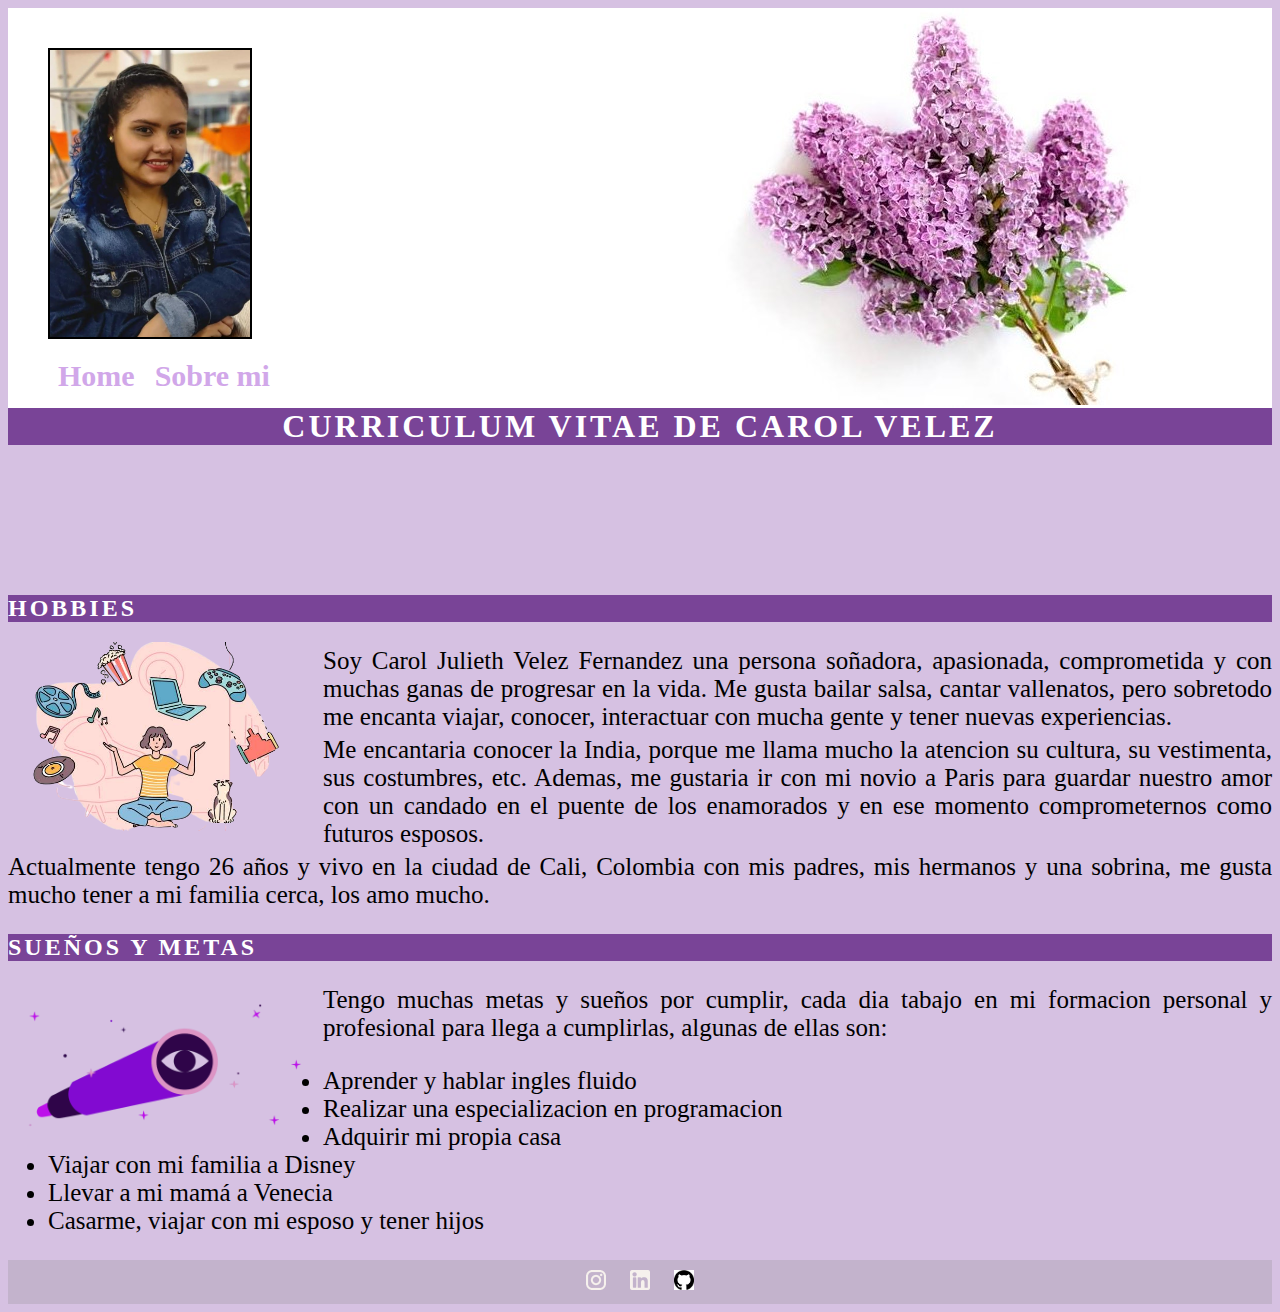
<file: Actividad4-24-05-2023-CurriculumCarol/sobremi.html>
<!DOCTYPE html>
<html lang="es">
<head>
    <meta charset="UTF-8">
    <title>Practica</title>
    <link rel="stylesheet" href="estilos/styles.css">
</head>
<body>
    <header>
        <img id="imagenPerfil" src="imagenes/carol.jpeg" alt="miFoto">
        <ul>
            <li><a href="index.html">Home</a></li>
            <li><a href="sobremi.html">Sobre mi</a></li>
        </ul>
    </header>
    <main>
        <h1>Curriculum Vitae de Carol Velez</h1>
        <section id="vacio"></section>
        <h2>Hobbies</h2>
        <article class="texto">
            <img id= "imagenHobbies" src="imagenes/hobbies.png">
            <p>Soy Carol Julieth Velez Fernandez una persona soñadora, apasionada, comprometida y con muchas ganas de progresar en la vida. Me gusta bailar salsa, cantar vallenatos, pero sobretodo me encanta viajar, conocer, interactuar con mucha gente y tener nuevas experiencias.</p>
            <p>Me encantaria conocer la India, porque me llama mucho la atencion su cultura, su vestimenta, sus costumbres, etc. Ademas, me gustaria ir con mi novio a Paris para guardar nuestro amor con un candado en el puente de los enamorados y en ese momento comprometernos como futuros esposos.</p>
            <p> Actualmente tengo 26 años y vivo en la ciudad de Cali, Colombia con mis padres, mis hermanos y una sobrina, me gusta mucho tener a mi familia cerca, los amo mucho.</p>
        </article>
        <h2>Sueños y metas</h2>
        <article class="texto">
            <img id= "imagenHobbies" src="imagenes/metas.png">
            <p>Tengo muchas metas y sueños por cumplir, cada dia tabajo en mi formacion personal y profesional para llega a cumplirlas, algunas de ellas son: </p>

            <ul>
                <li>Aprender y hablar ingles fluido</li>
                <li>Realizar una especializacion en programacion</li>
                <li>Adquirir mi propia casa</li>
                <li>Viajar con mi familia a Disney</li>
                <li>Llevar a mi mamá a Venecia</li>
                <li>Casarme, viajar con mi esposo y tener hijos</li>

            </ul>
        </article>
    </main>
    <footer>
        <span>
            <img src="imagenes/ico_instagram.png" alt="ico_instagram">
            <img src="imagenes/ico_linkedin.png" alt="ico_linkedin">
            <a href="https://github.com/CarolJVelez?tab=repositories"><img src="imagenes/github.png" alt="github"></a>
        </span>
    </footer>
</body>
</html>
</file>
<file: Actividad10-12-06-2023HeroesFormulario/styles/styles.css>
*{
    margin: 0;
    box-sizing: border-box;
    font-family: 'Roboto', sans-serif;
}

body{
    display: flex;
    flex-direction: column;
    justify-content: space-between;
}

header p{
    background-color: #1CD1B0;
    padding: 5px 0 5px 30px;
}

.logoTienda{
    background-color: #00669F;
    color: white;
    font-weight: bold;
    display: flex;
    align-items: center;
}

.navegador{
    background-color: black;
    padding: 10px;
    display: flex;
    justify-content: flex-end;
}

.navegador li{
    display: inline;
    padding-right: 5px;
}

.navegador a{
    color: white;
    list-style: none;
    text-decoration: none;
}

main{
    margin-bottom: 10px;
}

main section{
    margin-top: 50px;
    display: flex;
    flex-direction: column;
    gap: 100px;
    align-items: center;
}

main .card{
    width: 80%;
    height: 100%;
    background-color: #F3F3F3;
    text-align: center;
    border-radius: 16px 16px 0 0;
    position: relative;
    left: 10px;
    top: 10px;
}

main .bgHero{
    width: 100%;
    height: 40%;
    border-radius: 16px 16px 0 0;

}

.card p{
    text-align: start;
    padding: 30px;
    font-size: 1em;
}

.card h2{
    margin-top: 120px;
    text-transform: uppercase;
}

.card button{
    background-color: #00669F;
    padding: 10px 20px;
    border: none;
    margin-bottom: 20px;
    font-size: 1em;
    color: white;
    border-radius: 7px;
}

.card .personaje{
    position: absolute;
    width: 150px;
    right: 26%;
    bottom: 53%;
    border-radius: 50%;
}

.card .like{
    position: absolute;
    left: 10px;
    top: 10px;
    width: 10%;
}

footer{
    margin-top: 120px;
    display: flex;
    position: relative;
    background-color: #00669F;
}

footer p{
    width: 100%;
    color: white;
    padding: 50px;
    text-align: center;
}

footer img{
    position: absolute;
    right: 20px;
    top: 50px;
    width: 100px;
}


/*formulario*/

.FormularioCompleto{
    width: 100px;
    background: blue;
    display: flex;
}

@media (min-width: 350px){
    
    footer div{
        display: flex;
        flex-direction: column;
        align-items: center;
        margin: 0 auto;
    }

    footer div img{
        position: static;
        padding-bottom: 20px;
    }
}

@media (min-width: 450px) {
        main .card{
            width: 60%;
        }
  }

@media (min-width: 800px) {
        main .card{
            width: 40%;
        }

        footer div img{
            position: absolute;
        }
  }

@media (min-width: 1000px) {
    main section{
        flex-direction: row;
        flex-wrap: wrap;
        justify-content: center;
    }

        main .card{
            width: 30%;
        }

}

@media (min-width: 1450px) {
        main .card{
            width: 20%;
        }

        .card .personaje{
            top: 23%;
            left: 31%;
        }

}
</file>
<file: Actividad3-26-05-2023-PetDog/css/styles.css>
body{
    font-family: 'Times New Roman', Times, serif;
}
.headerinicial{
    background-color: black;
    /*display: flow-root;*/
    color: white;
    position: relative;
    margin: 0 auto;
}

nav li{
    display: inline;
}

nav a {
    text-transform: uppercase;
    color: white;
    font-size: 15px;
    font-weight: bold;
    text-decoration: none;
}
</file>
<file: Actividad4-24-05-2023-CurriculumCarol/estilos/styles.css>
body{
    font-family: 'Times New Roman', Times, serif;
    background-color: #D6C1E2;
}
header{
    background-image: url("../imagenes/fondo.jpg") ;
    height: 400px;
    
}
#imagenPerfil{
    width: 200px;
    height: auto;
    margin: 40px 40px 0 40px;
    border: 2px solid #000;
}

header ul{
    display: flex;
    list-style-type: none;
}

header ul li a{
    padding: 10px;
    color: #D1A7E9;
    text-decoration: none;
    font-size: 30px;
    font-weight: bold;
}


h1, h2{
    text-transform: uppercase;
    background-color: #794497;
    color: white;
    letter-spacing: 3px;
}
p{
    margin: 5px 0 5px 0;
}

h1{
    text-align: center;
    margin: 0px;
}

#vacio{
    margin: 150px;
}

li span{
    font-weight: bold;
}

.sinViñeta li{
    list-style-type: none;
    display: flex;
    margin: 0 0 0px;
    
}

footer{
    background-color:#C3B3CC;
    text-align: center;
    align-items: center;
}

footer img{
    margin: 10px;
    width: 20px;
}
/*estilos de sobre mi*/
#imagenHobbies{
    float: left;
    margin-right: 15px;
    width: 300px;
    height: auto;
    
}

.texto{
    display: inline-block;
    font-size: 25px;
    text-align: justify;
}
</file>
<file: Actividad5-29-05-2023-Heroes/css/styles.css>
body{
    font-family: "Roboto";
    background-color: white;
}

header p{
    background-color: #1CD1B0 ;
    color: #333333;
    margin: 0px;
    padding: 10px;
}

#heroes{
    background-color: #00669F ;
    font-size: 35px;
    color: #000000;
    padding: 10px;
    box-shadow: 2px 5px 5px #999696;
    
}
.heroe{
    width: 300px;
    display: inline-block;
    margin: 100px 70px 100px 110px;
    background-color: #F3F3F3;
    border-top-left-radius: 5%;
    border-top-right-radius: 5%;
    box-shadow: 2px 2px 2px #999696;
}

#perfil{
    border-radius: 50%;
    display: block;
    margin: -110px auto 20px;
    z-index: 9;
    box-shadow: 2px 5px 5px #999696;
}

#corazon{
    
    position: relative;
    left: 20px;
    top: -180px;
    z-index: 9;
}
h2{
    text-transform: uppercase;
    text-align: center;
    margin: 0;
}
.descripcionHeroe{
    text-align: left;
    margin: 10px 10px 30px 10px;
}

button{
    background-color: #00669F;
    color: white;
    height: 45px;
    width: 120px;
    display: block;
    margin: 0 auto 20px;
    border: none;
}
footer{
    background-color: #00669F ;
    font-size: 15px;
    color: #FFF9F9;
    padding: 3px;
}
</file>
<file: Actividad8-06-06-2023Heroes2/styles/styles.css>
*{
    margin: 0;
    box-sizing: border-box;
    font-family: 'Roboto', sans-serif;
}

body{
    display: flex;
    flex-direction: column;
    justify-content: space-between;
}

header p{
    background-color: #D1891C;
    padding: 5px 0 5px 30px;
}

header h1{
    background-color: #00669F;
    color: white;
    padding: 20px 20px 20px 30px;
    font-weight: bold;
}

main{
    margin-bottom: 10px;
}

main section{
    margin-top: 50px;
    display: flex;
    flex-direction: column;
    gap: 100px;
    align-items: center;
}

main .card{
    width: 80%;
    height: 100%;
    background-color: #F3F3F3;
    text-align: center;
    border-radius: 16px 16px 0 0;
    position: relative;
    left: 10px;
    top: 10px;
}


main .bgHero{
    width: 100%;
    height: 40%;
    border-radius: 16px 16px 0 0;

}

.card p{
    text-align: start;
    padding: 30px;
    font-size: 1em;
}

.card h2{
    margin-top: 120px;
    text-transform: uppercase;
}

.card button{
    background-color: #00669F;
    padding: 10px 20px;
    border: none;
    margin-bottom: 20px;
    font-size: 1em;
    color: white;
    border-radius: 7px;
}

.card .personaje{
    position: absolute;
    width: 150px;
    right: 26%;
    bottom: 53%;
    border-radius: 50%;
}

.card .like{
    position: absolute;
    left: 10px;
    top: 10px;
    width: 10%;
}

footer{
    margin-top: 120px;
    display: flex;
    position: relative;
    background-color: #00669F;
}

footer p{
    width: 100%;
    color: white;
    padding: 50px;
    text-align: center;
}

footer img{
    position: absolute;
    right: 20px;
    top: 50px;
    width: 100px;
}

@media (min-width: 350px){
    
    footer div{
        display: flex;
        flex-direction: column;
        align-items: center;
        margin: 0 auto;
    }

    footer div img{
        position: static;
        padding-bottom: 20px;
    }
}

@media (min-width: 450px) {
        main .card{
            width: 60%;
        }
  }

@media (min-width: 800px) {
        main .card{
            width: 40%;
        }

        footer div img{
            position: absolute;
        }
  }

@media (min-width: 1000px) {
    main section{
        flex-direction: row;
        flex-wrap: wrap;
        justify-content: center;
    }

        main .card{
            width: 30%;
        }

}

@media (min-width: 1450px) {
        main .card{
            width: 20%;
        }

        .card .personaje{
            top: 23%;
            left: 31%;
        }

}
</file>
<file: Actividad9-09-06-2023Pet2query/styles/styles.css>
*{
    font-family: 'Roboto', sans-serif;
    margin: 0;
    box-sizing: border-box;
}

.topSection, .logoSection{
    display: flex;
    justify-content: space-between;
    background-color: #222222;
    color: white;
    font-size: 12px;
}

.topSection{
    padding: 5px 50px 5px 80px;
}

.logoSection{
    background-color: #F0A83E;
    padding: 20px 30px;
}

.logoSection .menuBar{
    width: 30px;
    display: none;
}

.logoSection .logoPet{
    width: 150px;
}

.menu, .principalMenu{
    display: flex;
    list-style-type: none;
    gap: 30px;
}

.menu img{
    width: 10px;
    height: 10px;
}

.principalMenu{
    font-size: 15px;
}

/* main */
#banner{
    width: 100%;
    background-image: url('../img/banner.png');
    background-repeat: no-repeat;
    background-size: cover;
    height: 760px;
    display: flex;
    align-items: center;
    justify-content: end;
    padding-right: 50px;
}

#banner div{
    display: flex;
    flex-direction: column;
    align-items: center;
    gap: 30px;
    color: #3C2313;
}

#banner h2{
    background-color: white;
    color: #3C2313;
    font-size: 40px;
}

#banner p{
    font-size: 20px;
}

#banner span{
    background-color: #F0A83E;
    color: white;
    font-size: 30px;
}

#banner h2, #banner span{
    padding: 20px;
    border-radius: 10px;
}

.sectionProducts div{
    margin-top: 50px;
    display: flex;
    flex-direction: column;
    align-items: center;
    gap: 30px;
}

.sectionProducts div h2{
    font-size: 40px;
}

.sectionProducts div p {
    letter-spacing: 2px;
}

.products{
    margin-top: 75px;
    display: flex;
    justify-content: center;
    gap: 50px;
}

.products article{
    text-align: center;
    background-color: #FBFAF6;
    color: #3C2313;
    padding-bottom: 10px;
    line-height: 30px;
}

.products article span{
    color: #F0A83E;
}

.formulario{
    display: flex;
    flex-direction: column;
    align-items: center;
    margin-top: 100px;
    gap: 20px;
    color: #3C2313;
}

.formulario .info{
    list-style-type: none;
    color: white;
}

.formulario .info li{
    padding:  20px 180px 20px 30px;
    margin: 15px 0;
    background-color: #3C2313;
    border-radius: 25px;
}

.botones{
    margin-top: 10px;
    list-style-type: none;
    display: flex;
    gap: 50px;
}

.botones li{
    color: white;
    font-size: 20px;
    padding: 10px;
    border-radius: 40px;
    width: 150px;
    text-align: center;
}

.botones .reset{
    background-color: #8A8787;
}

.botones .send{
    background-color: #F0A83E;
}

/* footer */

.subscribe{
    margin-top: 100px;
    background-color: #F0A83E;
    display: flex;
    justify-content: space-between;
    padding: 20px 30px;
}

.subscribe .phrase{
    display: flex;
    color: white;
    gap: 20px;
    align-items: center;
    font-size: 25px;
}

.subscribe .email{
    display: flex;
    align-items: center;
    color: white;
    gap: 40px;
}

.subscribe .email p{
    color: #A0A0A0;
    background-color: white;
    padding: 20px 200px 20px 20px;
    border-radius: 20px;
}

.subscribe .email span{
    background-color: #3C2313;
    padding: 20px;
    border-radius: 20px;
}

.contactInfo{
    background-color: #3C2313;
    display: flex;
    justify-content: space-between;
    align-items: center;
}

.contactInfo .logoFooter{
    width: 300px;
    height: 50px;
    padding-right: 50px;
}

.contactInfo ul{
    list-style-type: none;
    padding: 20px;
}

.contactInfo ul li{
    display: flex;
    align-items: center;
    padding: 20px;
    gap: 20px;
}

.contactInfo ul li span{
    font-size: 20px;
    color: white;
}

.contactInfo ul li p{
    color: #8A8787;
}

.derechosReservados{
    background-color: #222222;
    color: white;
    text-align: center;
    padding: 10px;
}


@media (max-width: 500px){
    .topSection{
        display: none;
    }

    .sectionProducts div h2{
        text-align: center;
    }

    .principalMenu{
        display: none;
    }

    .products{
        flex-direction: column;
    }

    .logoSection .menuBar{
        display: block;
    }

    #banner{
        background-size: cover;
        height: 300px;
        background-color: red;
        justify-content: end;
        padding: 0 30px 0 0;
    }

    #banner div{
        align-items: end;
        gap: 15px;
    }

    #banner h2{
        background-color: white;
        color: #3C2313;
        font-size: 25px;
    }
    
    #banner p{
        font-size: 20px;
    }
    
    #banner span{
        background-color: #F0A83E;
        color: white;
        font-size: 20px;
        margin-right: 20px;
    }

    .formulario .info{
        padding: 0 50px;
    }

    .formulario .info li{
        font-size: 13;
        padding: 20px 80px 20px 30px;
    }

    .botones{
        padding: 0;
    }

    .subscribe{
        flex-direction: column;
        padding: 20px 10px;
    }

    .subscribe .phrase{
        font-size: 18px;
    }

    .subscribe .email{
        gap: 15px;
        margin-top: 15px;
    }

    .subscribe .email p{
        font-size: 13px;
        width: 100%;
        padding: 15px 10px 15px 20px;
    }
    
    .subscribe .email span{
        padding: 15px;
        border-radius: 20px;
    }

    .contactInfo{
        display: flex;
        flex-direction: column;
        align-items: center;
    }

    .contactInfo .logoFooter{
        margin: 20px 0 0;
        width: 200px;
        padding: 0;
        order: -1;
    }
}
</file>
